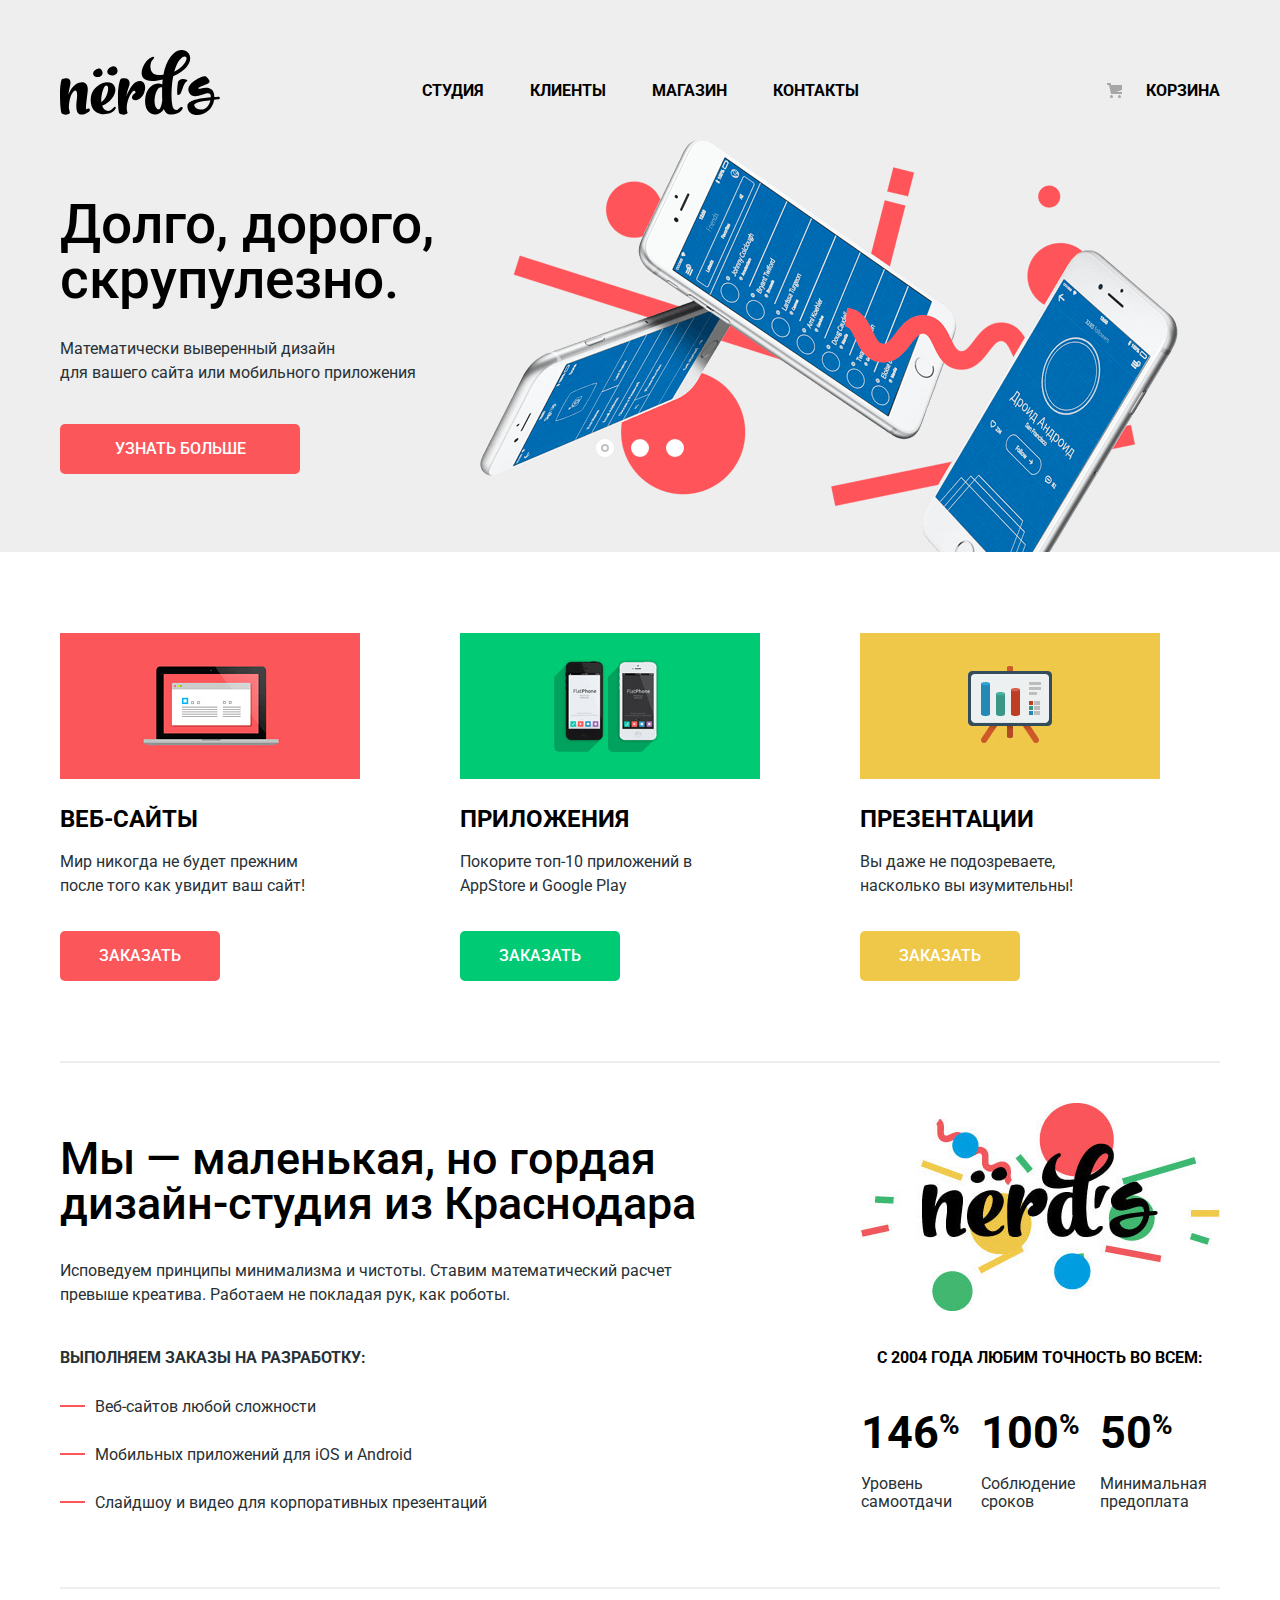
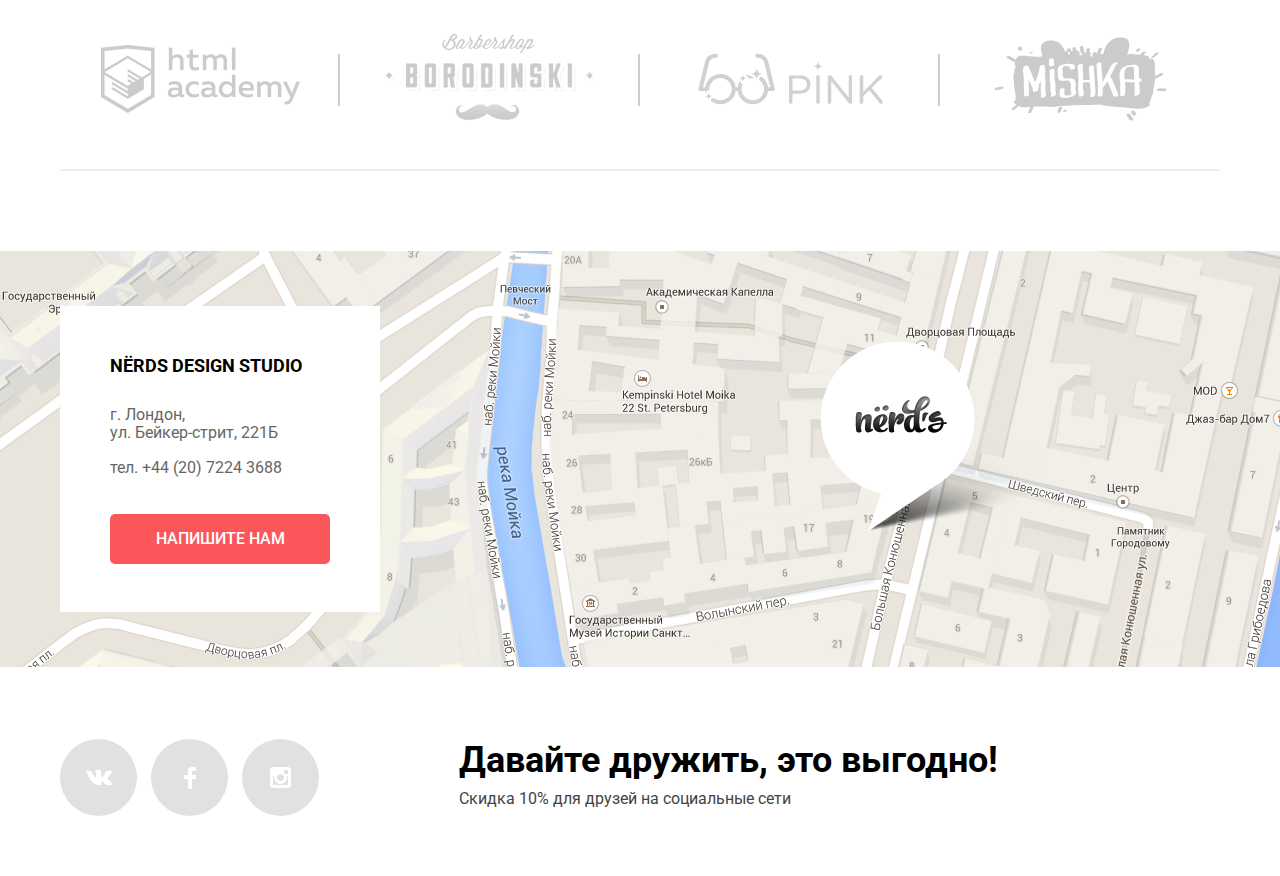
<file: index.html>
<!DOCTYPE html>
<html lang=ru>
    <head>
        <meta charset="utf-8">
        <title>Студия дизайна Nerd`s</title>
        <link rel="stylesheet" href="css/normalize.css">
        <link rel="stylesheet" href="css/styles-min.css">
        <link href="https://fonts.googleapis.com/css?family=Roboto:400,500,700&display=swap&subset=cyrillic" rel="stylesheet">
    </head>
    <body class="index-page">
        <header>
            <nav class="user-navigation container">
                <a class="logo"><img  src="files/nerds-logo.svg" width="160" height="65" alt="Логотип сайта."></a>

                <ul class="site-navigation" role="menubar">
                    <li role="menuitem"><a class="menu-item" href="#">Студия</a></li>
                    <li role="menuitem"><a class="menu-item" href="#">Клиенты</a></li>
                    <li role="menuitem"><a class="menu-item" href="./catalog.html">Магазин</a></li>
                    <li role="menuitem"><a class="menu-item" href="#">Контакты</a></li>
                </ul>

                <a class="cart" href="#">Корзина</a>
            </nav>
        </header>

        <main>
            <h1 class="visually-hidden">Студия дизайна - Нёрдс</h1>

            <section class="slider">
                <h2 class="visually-hidden">Слайдер с нашими преимуществами</h2>
                <div class="container">
                    <div class="slide slide-1 selected">
                        <div class="info-block">
                            <h3>Долго, дорого, скрупулезно.</h3>
                            <p>Математически выверенный дизайн<br> для вашего сайта или мобильного приложения</p>
                            <a class="btn-style btn-style-link" href="#">Узнать больше</a>
                        </div>
                        <div class="photo-block"></div>
                    </div>

                    <div class="slide slide-2">
                        <div class="info-block">
                            <h3>Любим математику как никто другой</h3>
                            <p>Никакого креатива, только математические формулы для расчета идеальных пропорций</p>
                            <a class="btn-style btn-style-link" href="#">Узнать больше</a>
                        </div>
                        <div class="photo-block"></div>
                    </div>
                    <div class="slide slide-3">
                        <div class="info-block">
                            <h3>Только ночь, только хардкор</h3>
                            <p>Работать днем, как все? Мы против этого. Ближе к полуночи работа только начинается.</p>
                            <a class="btn-style btn-style-link" href="#">Узнать больше</a>
                        </div>
                        <div class="photo-block"></div>
                    </div>
                    <ul class="slider-controls">
                        <li><button class="controls-item selected" type="button" aria-label="Первый слайд.">Первый слайд</button></li>
                        <li><button class="controls-item" type="button" aria-label="Второй слайд.">Второй слайд</button></li>
                        <li><button class="controls-item" type="button" aria-label="Теритий слайд.">Теритий слайд</button></li>
                    </ul>
                </div>
            </section>

            <section class="services">
                <h2 class="visually-hidden">Наши услуги</h2>
                <div class="container">
                    <ul class="services-list">
                        <li class="service-item">
                            <div class="service-image"></div>
                            <h3>Веб-сайты</h3>
                            <p>Мир никогда не будет прежним<br> после того как увидит ваш сайт!</p>
                            <button class="btn-style" type="button">Заказать</button>
                        </li>
                        <li class="service-item">
                            <div class="service-image"></div>
                            <h3>Приложения</h3>
                            <p>Покорите топ-10 приложений в <span lang="en">AppStore</span> и <span lang="en">Google Play</span></p>
                            <button class="btn-style" type="button">Заказать</button>
                        </li>
                        <li class="service-item">
                            <div class="service-image"></div>
                            <h3>Презентации</h3>
                            <p>Вы даже не подозреваете,<br> насколько вы изумительны!</p>
                            <button class="btn-style" type="button">Заказать</button>
                        </li>
                    </ul>
                </div>
            </section>

            <section class="about-us">
                <h2 class="visually-hidden">О нас</h2>
                <div class="container">
                    <div class="left-block">
                        <h3>Мы &#8212; маленькая, но гордая дизайн-студия из Краснодара</h3>
                        <p>Исповедуем принципы минимализма и чистоты. Ставим математический расчет превыше креатива. Работаем не покладая рук, как роботы.</p>
                        <h4>Выполняем заказы на разработку:</h4>
                        <ul>
                            <li>Веб-сайтов любой сложности</li>
                            <li>Мобильных приложений для <span lang="en">iOS</span> и <span lang="en">Android</span></li>
                            <li>Слайдшоу и видео для корпоративных презентаций</li>
                        </ul>
                    </div>
                    <div class="right-block">
                        <div class="company-logo"></div>
                        <table class="table-info">
                            <caption>С 2004 года любим точность во всем:</caption>
                            <tr>
                                <th class="first-line" scope="col">146<sup>%</sup></th>
                                <th class="first-line" scope="col">100<sup>%</sup></th>
                                <th class="first-line" scope="col">50<sup>%</sup></th>
                            </tr>
                            <tr>
                                <td class="second-line">Уровень самоотдачи</td>
                                <td class="second-line">Соблюдение сроков</td>
                                <td class="second-line">Минимальная предоплата</td>
                            </tr>
                        </table>
                    </div>
                </div>
            </section>

            <section class="results">
                <h2 class="visually-hidden">Ссылки на наши работы</h2>
                <div class="container">
                    <ul class="websites-list">
                        <li><a href="#"><img src="files/site-1.png" width="199" height="68" alt="Сайт курсов 'HTML-Academy'."></a></li>
                        <li><a href="#"><img src="files/site-2.png" width="209" height="90" alt="Сайт барбершопа 'Бородинский'."></a></li>
                        <li><a href="#"><img src="files/site-3.png" width="185" height="52" alt="Сайт приложения 'Pink'."></a></li>
                        <li><a href="#"><img src="files/site-4.png" width="173" height="84" alt="Сайт магазина вязанных вещей 'Mishka'."></a></li>
                    </ul>
                </div>
            </section>

            <section class="map">
                <h2 class="visually-hidden">Карта</h2>
                <button class="map-btn" type="button">
                    <img class="map-image" src="files/map.png" width="1440" height="416" alt="Наше расположение на карте.">
                    <img class="map-marker" src="files/map-marker.png" width="231" height="190" alt="Указатель на карте.">
                </button>
                <div class="container">
                    <div class="contacts">
                        <h3 lang="en" aria-label="Nerds design studio">NЁRDS DESIGN STUDIO</h3>
                        <p>г. Лондон,<br> ул. Бейкер-стрит, 221Б</p>
                        <p><a href="tel:+442072243688">тел.  +44 (20) 7224 3688</a></p>
                        <button class="btn-style" type="button">Напишите нам</button>
                    </div>
                </div>
            </section>
        </main>

        <footer>
            <div class="container">
                <ul class="social-list">
                    <li><a class="vk-icon" href="#" aria-label="Вконтакте.">Вконтакте</a></li>
                    <li><a class="fb-icon" href="#" aria-label="Фейсбук.">Фейсбук</a></li>
                    <li><a class="in-icon" href="#" aria-label="Инстаграмм.">Инстаграмм</a></li>
                </ul>
                <div class="promo">
                    <p>Давайте дружить, это выгодно!</p>
                    <p>Скидка 10% для друзей на социальные сети</p>
                </div>
            </div>
        </footer>

        <section class="modal-contact-form">
            <h2>Напишите нам</h2>
            <form method="POST" action="http://echo.htmlacademy.ru">
                <h3 class="visually-hidden">Форма обратной связи</h3>
                <div class="personal-data">
                    <label for="name-field">Ваше имя:<br>
                    <input class="ph-opacity" type="text" id="name-field" name="name" placeholder="Имя Фамилия">
                    </label>

                    <label for="email-field">Ваше <span lang="en">email:</span><br>
                    <input class="ph-opacity" type="email" id="email-field" name="email" placeholder="email@example.com" aria-live="polite">
                    </label>
                </div>
                <label for="message-field">Текст письма:</label><br>
                <textarea class="ph-opacity" id="message-field" name="message" placeholder="В свободной форме"></textarea>

                <button class="btn-style" type="submit">Отправить</button>
            </form>

            <button class="modal-btn-close" aria-label="Кнопка закрытия всплывающего окна.">Закрыть</button>
        </section>
        <div class="overlay"></div>

        <script src="./js/popup-script.js"></script>
        <script src="./js/slider-script.js"></script>
    </body>
</html>
</file>
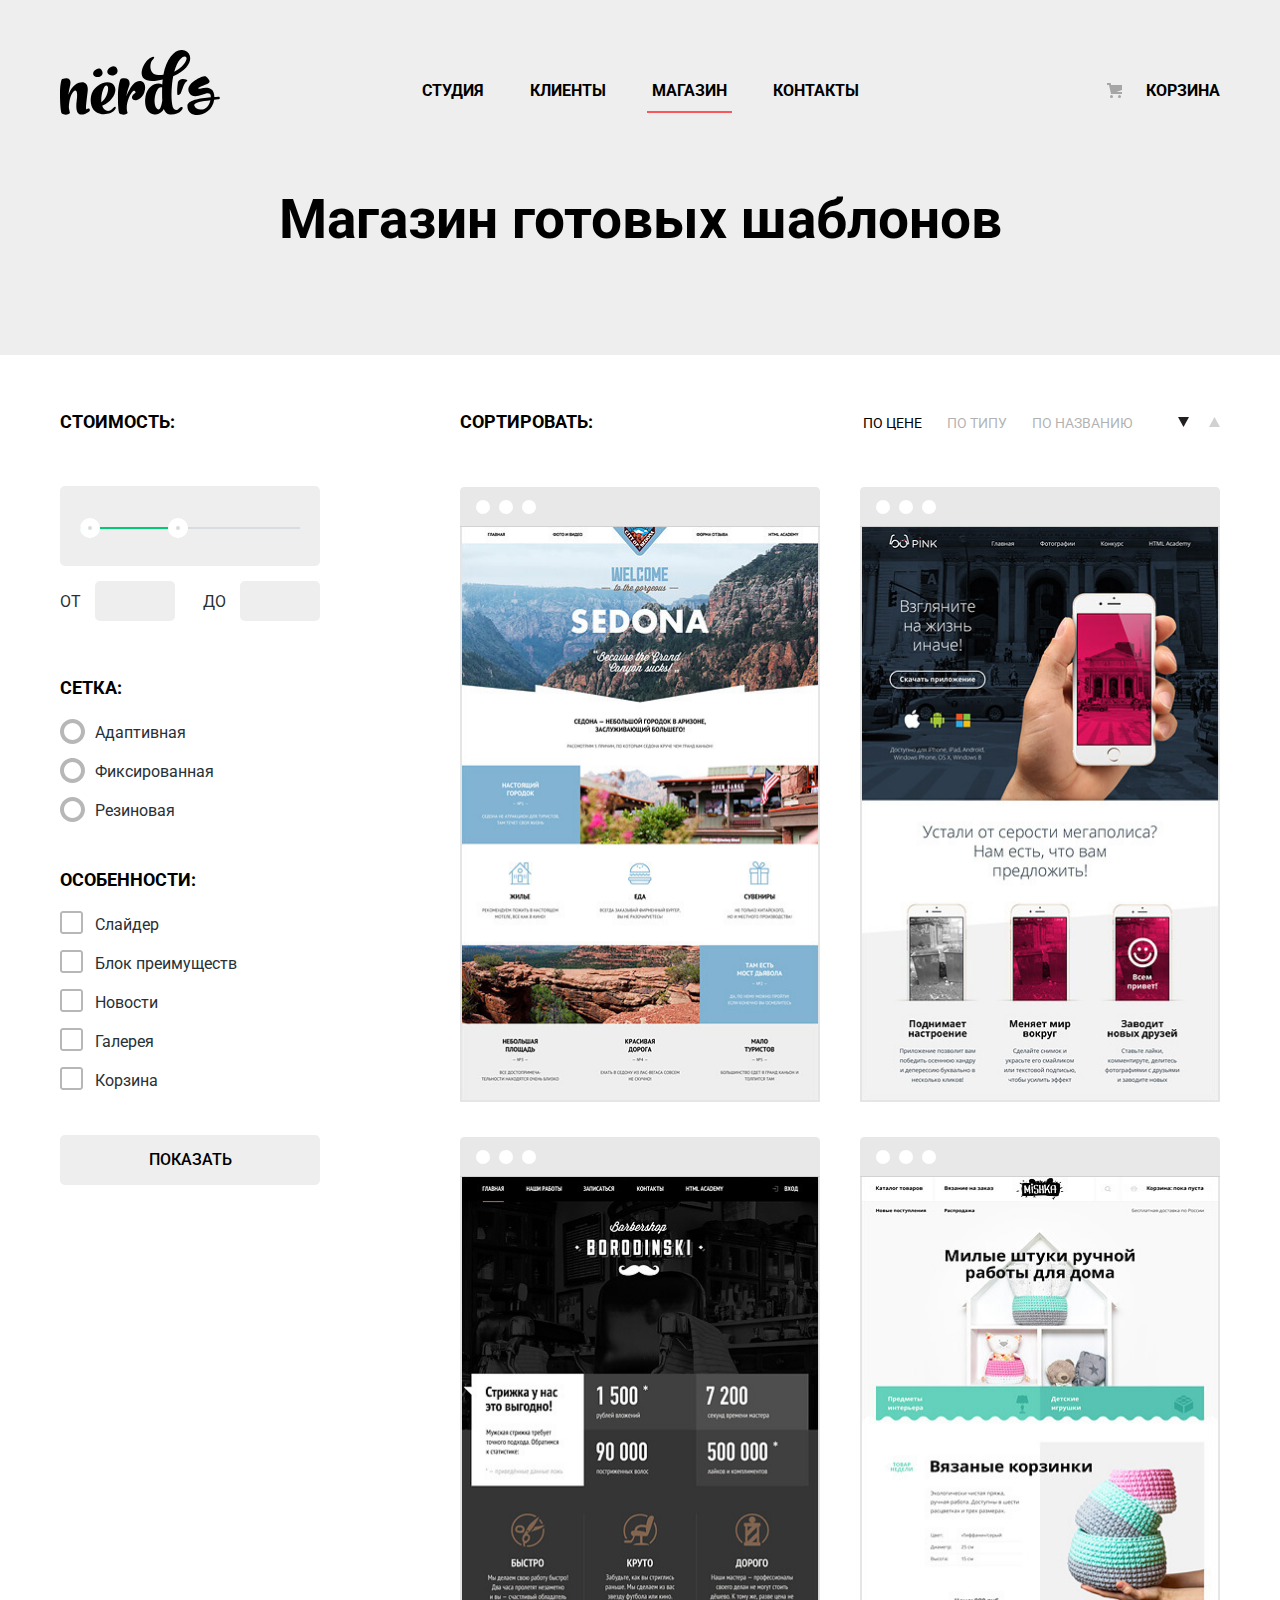
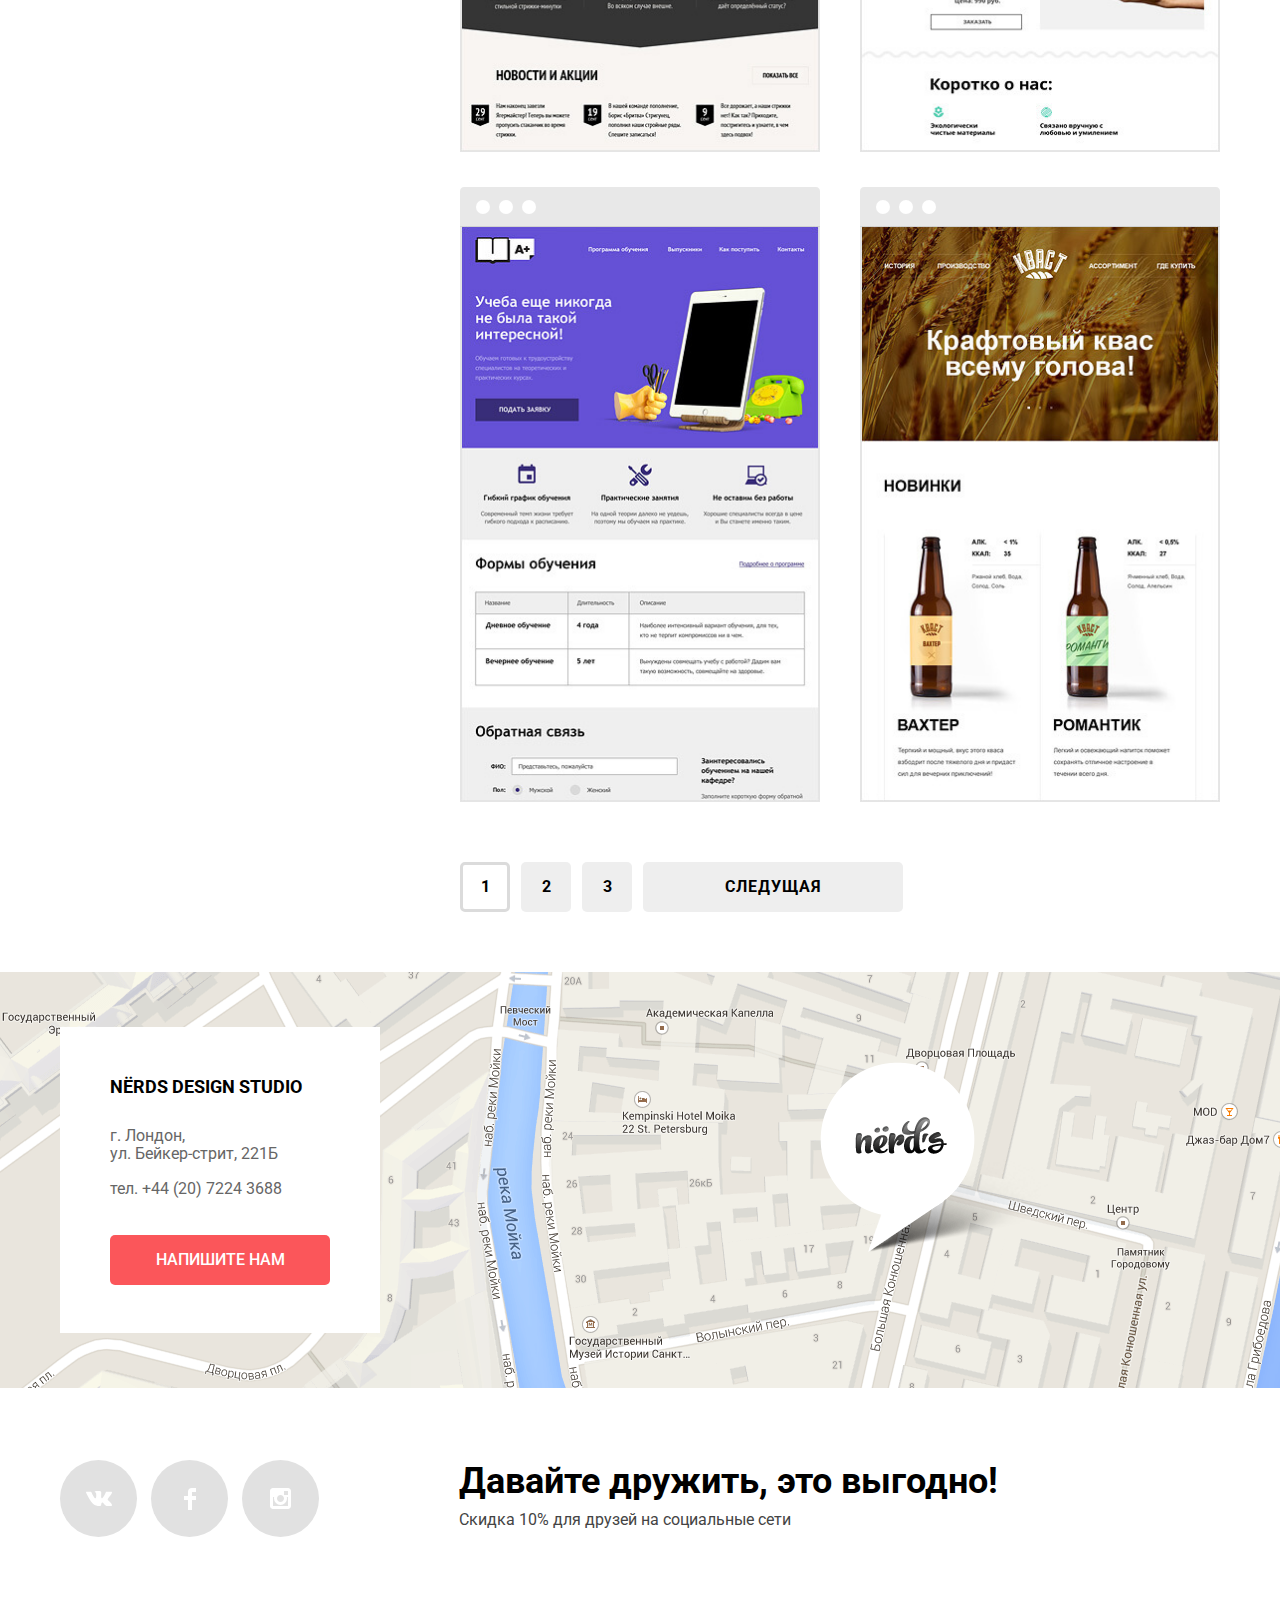
<file: catalog.html>
<!DOCTYPE html>
<html lang=ru>
    <head>
        <meta charset="utf-8">
        <title>Страница каталога шаблонов Nerd`s</title>
        <link rel="stylesheet" href="css/normalize.css">
        <link rel="stylesheet" href="css/styles.css">
<!--        <link rel="stylesheet" href="css/styles-min.css">-->
        <link href="https://fonts.googleapis.com/css?family=Roboto:400,500,700&display=swap&subset=cyrillic" rel="stylesheet">
    </head>
    <body class="catalog-page">
        <header>
            <nav class="user-navigation container">
                <a class="logo" href="./index.html"><img src="files/nerds-logo.svg" width="160" height="65" alt="Логотип сайта."></a>

                <ul class="site-navigation" role="menubar">
                    <li role="menuitem"><a class="menu-item" href="#">Студия</a></li>
                    <li role="menuitem"><a class="menu-item" href="#">Клиенты</a></li>
                    <li role="menuitem" aria-current="page"><span class="visually-hidden">Текущий пункт меню.</span><a class="menu-item onpage">Магазин</a></li>
                    <li role="menuitem"><a class="menu-item" href="#">Контакты</a></li>
                </ul>

                <a class="cart" href="#">Корзина</a>
            </nav>
        </header>

        <main>
            <h1>Магазин готовых шаблонов</h1>

            <div class="container catalog-container">
                <section class="filter-form">
                    <h2 class="visually-hidden">Фильтры поиска шаблонов</h2>
                    <form>
                        <fieldset class="price-range">
                            <legend>Стоимость:</legend>
                            <div class="range-block">
                                <div class="range-line">
                                    <div class="selected-range-line"></div>
                                    <div class="toddler min-toddler"></div>
                                    <div class="toddler max-toddler"></div>
                                </div>
                            </div>
                            <div class="price-fields">
                                <label>От
                                    <input type="number" name="from" id="min-value" min="0">
                                </label>
                                <label>До
                                    <input type="number" name="to" id="max-value" min="1">
                                </label>
                            </div>
                        </fieldset>
                        <fieldset class="grid-filter">
                            <legend>Сетка:</legend>
                            <ul class="grids-list">
                            <li>
                               <input class="visually-hidden" type="radio" name="grid-choosen" id="adaptive">
                               <label for="adaptive">Адаптивная</label>
                            </li>
                            <li>
                               <input class="visually-hidden" type="radio" name="grid-choosen" id="fixed">
                               <label for="fixed">Фиксированная</label>
                            </li>
                            <li>
                               <input class="visually-hidden" type="radio" name="grid-choosen" id="rubber">
                               <label for="rubber">Резиновая</label>
                            </li>
                            </ul>
                        </fieldset>
                        <fieldset class="features-filter">
                        <legend>Особенности:</legend>
                        <ul class="features-list">
                            <li>
                                <input class="visually-hidden" type="checkbox" name="slider" id="slider">
                                <label for="slider">Слайдер</label>
                            </li>
                            <li>
                                <input class="visually-hidden" type="checkbox" name="features-block" id="features-block">
                                <label for="features-block">Блок преимуществ</label>
                            </li>
                            <li>
                                <input class="visually-hidden" type="checkbox" name="news" id="news">
                                <label for="news">Новости</label>
                            </li>
                            <li>
                                <input class="visually-hidden" type="checkbox" name="gallery" id="gallery">
                                <label for="gallery">Галерея</label>
                            </li>
                            <li>
                                <input class="visually-hidden" type="checkbox" name="cart" id="cart">
                                <label for="cart">Корзина</label>
                            </li>
                        </ul>
                         </fieldset>
                         <button class="btn-style" type="submit">Показать</button>
                    </form>
                </section>

                <div class="catalog-wrapper">
                    <section class="sort-tools">
                        <h2>Сортировать:</h2>

                        <p class="sort-type">
                            <a class="selected" href="#">По цене</a>
                            <a class="" href="#">По типу</a>
                            <a class="" href="#">По названию</a>
                        </p>

                        <p class="sort-order">
                            <a class="selected" href="#" aria-label="от большего к меньшему.">От большего к меньшему</a>
                            <a class="" href="#" aria-label="от меньшего к большему.">От меньшего к большему</a>
                        </p>
                    </section>

                    <section class="pattern-cards">
                        <h2 class="visually-hidden">Перечень макетов с указанием цены</h2>
                        <ul class="cards-wrapper">
                            <li class="product-card">
                                 <img src="files/img-sedona.jpg" width="360" height="576" alt="Шаблон туристического сайта 'Седона'.">
                                 <div class="hover-block">
                                     <h3 lang="en">Sedona</h3>
                                     <p>Информационный сайт для туристов</p>
                                     <button class="btn-style">9 900 руб.</button>
                                  </div>
                            </li>
                            <li class="product-card">
                                 <img src="files/img-pink.jpg" width="360" height="576" alt="Шаблон сайта-приложения 'Пинк'.">
                                 <div class="hover-block">
                                     <h3 lang="en">Pink App</h3>
                                     <p>Продуктовый лендинг приложение для <span lang="en">iOS</span> и <span lang="en">Android</span></p>
                                     <button class="btn-style">9 900 руб.</button>
                                 </div>
                            </li>
                            <li class="product-card">
                                 <img src="files/img-barbershop.jpg" width="360" height="576" alt="Шаблон сайта барбершопв 'Бородинский'.">
                                 <div class="hover-block">
                                     <h3 lang="en">Barbershop</h3>
                                     <p>Сайт салона красоты. Для мужчин, да.</p>
                                     <button class="btn-style">9 900 руб.</button>
                                 </div>
                            </li>
                            <li class="product-card">
                                 <img src="files/img-mishka.jpg" width="360" height="576" alt="Шаблон интернет-магазина 'Мишка'.">
                                 <div class="hover-block">
                                     <h3 lang="en">Mishka</h3>
                                     <p>Интернет-магазин вязаных игрушек</p>
                                     <button class="btn-style">9 900 руб.</button>
                                 </div>
                            </li>
                            <li class="product-card">
                                 <img src="files/img-aplus.jpg" width="360" height="576" alt="Шаблон лендинга курсов 'А Плюс'.">
                                 <div class="hover-block">
                                     <h3 lang="en">A Plus</h3>
                                     <p>Лендинг курсов повышения квалификации</p>
                                     <button class="btn-style">9 900 руб.</button>
                                 </div>
                            </li>
                            <li class="product-card">
                                <img src="files/img-kvast.jpg" width="360" height="576" alt="Шаблон промо-сайта производителя кваса 'Кваст'.">
                                <div class="hover-block">
                                    <h3>Кваст</h3>
                                    <p>Промо сайт производителя крафтовогокваса</p>
                                    <button class="btn-style">9 900 руб.</button>
                                </div>
                            </li>
                        </ul>
                        <ul class="paginator">
                            <li><a class="btn-style btn-style-link onpage" href="#" aria-label="Номер страницы - 1">1</a></li>
                            <li><a class="btn-style btn-style-link" href="#" aria-label="">2</a></li>
                            <li><a class="btn-style btn-style-link" href="#" aria-label="">3</a></li>
                            <li><a class="btn-style btn-style-link" href="#" aria-label="">Следущая</a></li>
                        </ul>
                    </section>
                </div>
            </div>

            <section class="map">
                <h2 class="visually-hidden">Карта</h2>
                <button class="map-btn" type="button">
                    <img class="map-image" src="files/map.png" width="1440" height="416" alt="Наше расположение на карте.">
                    <img class="map-marker" src="files/map-marker.png" width="231" height="190" alt="Указатель на карте.">
                </button>
                <div class="container">
                    <div class="contacts">
                        <h3 lang="en" aria-label="Nerds design studio">NЁRDS DESIGN STUDIO</h3>
                        <p>г. Лондон,<br> ул. Бейкер-стрит, 221Б</p>
                        <p><a href="tel:+442072243688">тел.  +44 (20) 7224 3688</a></p>
                        <button class="btn-style" type="button">Напишите нам</button>
                    </div>
                </div>
            </section>
        </main>

        <footer>
            <div class="container">
                <ul class="social-list">
                    <li><a class="vk-icon" href="#" aria-label="Вконтакте.">Вконтакте</a></li>
                    <li><a class="fb-icon" href="#" aria-label="Фейсбук.">Фейсбук</a></li>
                    <li><a class="in-icon" href="#" aria-label="Инстаграмм.">Инстаграмм</a></li>
                </ul>
                <div class="promo">
                    <p>Давайте дружить, это выгодно!</p>
                    <p>Скидка 10% для друзей на социальные сети</p>
                </div>
            </div>
        </footer>

        <section class="modal-contact-form">
            <h2>Напишите нам</h2>
            <form method="POST" action="http://echo.htmlacademy.ru">
                <h3 class="visually-hidden">Форма обратной связи</h3>
                <div class="personal-data">
                    <label for="name-field">Ваше имя:<br>
                    <input class="ph-opacity" type="text" id="name-field" name="name" placeholder="Имя Фамилия">
                    </label>

                    <label for="email-field">Ваше <span lang="en">email</span>:<br>
                    <input class="ph-opacity" type="email" id="email-field" name="email" placeholder="email@example.com" aria-live="polite">
                    </label>
                </div>
                <label for="message-field">Текст письма:</label><br>
                <textarea class="ph-opacity" id="message-field" name="message" placeholder="В свободной форме"></textarea>

                <button class="btn-style" type="submit">Отправить</button>
            </form>

            <button class="modal-btn-close" aria-label="Кнопка закрытия всплывающего окна">Закрыть</button>
        </section>
        <div class="overlay"></div>

        <script src="./js/popup-script.js"></script>
    </body>
</html>
</file>
<file: css/styles-min.css>
body{margin:0;padding:0;min-width:1200px;font-family:Roboto,Arial,sans-serif;font-size:16px;line-height:24px;color:#283136;background-color:#fff}.container{width:1160px;margin:0 auto}.visually-hidden:not(:focus):not(:active),input[type=checkbox].visually-hidden,input[type=radio].visually-hidden{position:absolute;width:1px;height:1px;margin:-1px;border:0;padding:0;white-space:nowrap;-webkit-clip-path:inset(100%);clip-path:inset(100%);clip:rect(0 0 0 0);overflow:hidden}a{text-decoration:none}.btn-style{height:50px;line-height:18px;background-color:#fb565a;color:#fff;text-transform:uppercase;font-weight:500;border:none;border-radius:5px}.btn-style-link{display:block;line-height:50px;text-align:center}.btn-style-link:hover,.btn-style:hover{background-color:#e74246}.btn-style-link:focus,.btn-style:focus{background-color:#d7373b;color:rgba(255,255,255,.3);-webkit-box-shadow:0 3px 0 0 rgba(0,1,1,.1) inset;box-shadow:0 3px 0 0 rgba(0,1,1,.1) inset;outline:0}header{min-height:115px;padding-top:50px;-webkit-box-sizing:border-box;box-sizing:border-box;background-color:#eee}header .user-navigation{display:-webkit-box;display:-ms-flexbox;display:flex}.user-navigation .logo{margin-right:197px}.catalog-page .user-navigation .logo:hover{opacity:.8}.catalog-page .user-navigation .logo:focus{opacity:.3}.user-navigation .site-navigation{margin:0;margin-right:auto;padding:0;padding-top:21px;list-style:none}.site-navigation li{display:inline-block;margin-right:32px;vertical-align:top}.site-navigation .menu-item,.user-navigation .cart{display:block;padding:5px;font-size:16px;line-height:30px;font-weight:700;text-transform:uppercase;color:#000}.site-navigation .menu-item:hover,.user-navigation .cart:hover{color:#fb565a}.site-navigation .menu-item:focus,.user-navigation .cart:focus{opacity:.3}.site-navigation .menu-item.onpage,.site-navigation .menu-item.parent,.user-navigation .cart.onpage,.user-navigation .cart.parent{border-bottom:2px solid #fb565a}.site-navigation .menu-item.onpage:hover{color:#000;cursor:default}.user-navigation .cart{-ms-flex-item-align:start;align-self:flex-start;margin-top:21px;padding-left:40px;position:relative;left:5px}.user-navigation .cart::before{content:"";width:15px;height:15px;position:absolute;top:12px;left:1px;background-image:url(../img/cart-icon.svg)}footer{padding:60px 0}footer .container{display:-webkit-box;display:-ms-flexbox;display:flex;-ms-flex-wrap:wrap;flex-wrap:wrap;-webkit-box-align:center;-ms-flex-align:center;align-items:center}footer .social-list{margin:0;margin-right:130px;padding:0;list-style:none}.social-list li{display:inline-block;margin-right:10px;width:77px;height:77px;border-radius:50%;background-color:#e1e1e1;font-size:0;text-align:center}.social-list li:hover{background-color:#e74246}.social-list a{display:block;height:100%;background-repeat:no-repeat;background-position:center}.social-list a:focus{opacity:.3}.social-list .vk-icon{background-image:url(../img/vk-icon.svg)}.social-list .fb-icon{background-image:url(../img/fb-icon.svg)}.social-list .in-icon{background-image:url(../img/insta-icon.svg)}.promo p:first-child{margin:0;margin-top:2px;margin-bottom:10px;font-size:36px;line-height:36px;font-weight:700;color:#000}.promo p:last-child{margin:0;line-height:22px;color:#444}.index-page .slider{position:relative;background-color:#eee}.slider .slide{display:none;-ms-flex-wrap:nowrap;flex-wrap:nowrap;min-height:430px}.slider .slide.selected{display:-webkit-box;display:-ms-flexbox;display:flex}.slide .info-block{padding-top:75px}.info-block h3{margin:0;margin-bottom:30px;font-size:55px;line-height:55px;color:#000;font-weight:500}.info-block p{margin:0;margin-bottom:39px}.info-block a{width:240px}.slide .photo-block{-ms-flex-item-align:end;align-self:flex-end}.slide-1 h3,.slide-1 p{width:378px}.slide-1 .photo-block{-ms-flex-preferred-size:698px;flex-basis:698px;height:413px;margin:0 auto;background-image:url(../img/index/slide1.png)}.slide-2 .info-block{margin-right:auto}.slide-2 h3{width:515px;margin-left:-18px;position:relative;top:0;left:18px}.slide-2 p{width:440px}.slide-2 .photo-block{-ms-flex-preferred-size:663px;flex-basis:663px;height:430px;background-image:url(../img/index/slide2.png)}.slide-3 .info-block{margin-right:auto}.slide-3 h3{width:406px;margin-left:-6px;position:relative;top:0;left:6px}.slide-3 p{width:360px}.slide-3 .photo-block{-ms-flex-preferred-size:759px;flex-basis:759px;height:411px;background-image:url(../img/index/slide3.png)}.slider .slider-controls{margin:0;padding:0;position:absolute;bottom:92px;left:50%;-webkit-transform:translateX(-50%);-ms-transform:translateX(-50%);transform:translateX(-50%);list-style:none;font-size:0}.slider-controls li{display:inline-block}.slider-controls li:nth-child(2){margin:0 17px}.slider-controls .controls-item{width:18px;height:18px;-webkit-box-sizing:border-box;box-sizing:border-box;position:relative;background-color:#fff;border:none;border-radius:50%;outline:0}.slider-controls .controls-item:focus{border:1px solid #4d90fe}.slider-controls .controls-item.selected::before{content:"";width:8px;height:8px;-webkit-box-sizing:border-box;box-sizing:border-box;position:absolute;top:50%;left:50%;-webkit-transform:translate(-50%,-50%);-ms-transform:translate(-50%,-50%);transform:translate(-50%,-50%);border:2px solid #c2c2c2;border-radius:50%}.services .container{padding-top:81px;padding-bottom:80px;border-bottom:2px solid #eee}.services .services-list{margin:0;padding:0;display:-webkit-box;display:-ms-flexbox;display:flex;-ms-flex-wrap:wrap;flex-wrap:wrap;list-style:none}.services-list .service-item{-ms-flex-preferred-size:300px;flex-basis:300px}.services-list .service-item:not(:last-of-type){margin-right:100px}.services-list .service-image{width:300px;height:146px;margin-bottom:25px}.service-item:first-child .service-image{background-image:url(../img/index/service-image-1.png)}.service-item:nth-child(2) .service-image{background-image:url(../img/index/service-image-2.png)}.service-item:last-child .service-image{background-image:url(../img/index/service-image-3.png)}.service-item h3{margin:0;margin-bottom:16px;font-size:24px;line-height:30px;font-weight:700;text-transform:uppercase;color:#000}.service-item p{margin:0;margin-bottom:33px}.service-item button{width:160px}.service-item:nth-child(2) button{background-color:#00ca74}.service-item:nth-child(2) button:hover{background-color:#00bc6c}.service-item:nth-child(2) button:focus{background-color:#00aa62;color:rgba(255,255,255,.3)}.service-item:last-child button{background-color:#efc84a}.service-item:last-child button:hover{background-color:#eab534}.service-item:last-child button:focus{background-color:#e5a722;color:rgba(255,255,255,.3)}.about-us .container{padding-top:40px;padding-bottom:72px;display:-webkit-box;display:-ms-flexbox;display:flex;border-bottom:2px solid #eee}.about-us .left-block{-ms-flex-preferred-size:660px;flex-basis:660px;margin-right:auto;padding-top:33px}.about-us .left-block h3{margin:0;margin-bottom:33px;font-size:45px;line-height:45px;font-weight:500;color:#000}.about-us p{margin:0;margin-bottom:39px}.about-us .left-block h4{margin:0;margin-bottom:25px;font-size:700;text-transform:uppercase}.about-us .left-block ul{margin:0;padding-left:35px;list-style:none}.about-us .left-block li{position:relative}.about-us .left-block li:nth-child(2){margin:24px 0}.about-us .left-block li::before{content:"";width:25px;height:2px;position:absolute;top:10px;left:-35px;background-color:#fb565a}.about-us .right-block{-ms-flex-preferred-size:360px;flex-basis:360px}.about-us .company-logo{margin-bottom:35px;width:360px;height:208px;background-image:url(../img/index/content-logo.jpg)}.about-us .table-info{border-collapse:collapse}.about-us .table-info caption{margin-bottom:35px;font-weight:700;text-transform:uppercase;color:#000}.table-info sup{font-size:28px}.about-us .table-info .first-line{text-align:start;font-size:45px;font-weight:700;line-height:normal;color:#000}.about-us .table-info td{width:120px}.about-us .table-info .second-line{padding-top:15px;line-height:18px}.results .container{padding:45px 0;border-bottom:2px solid #eee}.results .websites-list{margin:0;padding:0;display:-webkit-box;display:-ms-flexbox;display:flex;-ms-flex-wrap:wrap;flex-wrap:wrap;-ms-flex-pack:distribute;justify-content:space-around;-webkit-box-align:center;-ms-flex-align:center;align-items:center;-ms-flex-line-pack:center;align-content:center;list-style:none}.websites-list li{position:relative}.websites-list li:not(:last-child)::after{content:"";width:2px;height:52px;position:absolute;right:0;top:20px;background-color:#000;opacity:.2}.websites-list a{display:-webkit-box;display:-ms-flexbox;display:flex;-webkit-box-pack:center;-ms-flex-pack:center;justify-content:center;-webkit-box-align:center;-ms-flex-align:center;align-items:center;opacity:.2}.websites-list a:hover{opacity:1}.websites-list a:focus{opacity:.1}.websites-list li:first-child a,.websites-list li:last-child a{width:280px;min-height:90px}.websites-list li:not(:first-child):not(:last-child) a{width:300px;min-height:90px}.map{position:relative;padding-top:80px;text-align:center}.catalog-page .map{padding-top:60px}.map .map-btn{position:relative;padding:0;margin:0 auto;background-color:transparent;border:none}.map .map-image{display:block}.map .contacts{width:320px;padding:45px 50px 48px;-webkit-box-sizing:border-box;box-sizing:border-box;position:absolute;top:135px;text-align:left;background-color:#fff}.catalog-page .map .contacts{top:115px}.contacts h3{margin:0;margin-bottom:25px;font-size:18px;line-height:30px;font-weight:700;text-transform:uppercase;color:#000}.contacts p{margin:0;margin-bottom:17px;line-height:18px;color:#666}.contacts p:last-of-type{margin-bottom:37px}.contacts a{color:#666}.contacts button{width:220px}.map .map-marker{position:absolute;top:90px;left:820px}.modal-contact-form{display:none;width:960px;padding:80px 100px;-webkit-box-sizing:border-box;box-sizing:border-box;position:fixed;top:50%;left:50%;-webkit-transform:translate(-50%,-50%);-ms-transform:translate(-50%,-50%);transform:translate(-50%,-50%);background-color:#fff;-webkit-box-shadow:10px 10px 40px 0 rgba(0,1,1,.75);box-shadow:10px 10px 40px 0 rgba(0,1,1,.75);z-index:100}.modal-contact-form.modal-show{display:block}.modal-contact-form h2{margin:0;margin-bottom:50px;font-size:45px;line-height:45px;font-weight:500;color:#000}.modal-contact-form .personal-data{display:-webkit-box;display:-ms-flexbox;display:flex;margin-bottom:40px}.modal-contact-form label{line-height:18px;font-weight:700}.personal-data label:last-child{margin-left:auto}.modal-contact-form input{width:360px;height:45px;margin-top:10px;padding:15px;-webkit-box-sizing:border-box;box-sizing:border-box;border:2px solid #d7dcde;border-radius:5px}.modal-contact-form input:hover{border-color:#b4b9bb}.modal-contact-form input:focus{border-color:#000;color:#000;outline:0}.modal-contact-form input:invalid{border-color:#e74246;color:#e74246}.modal-contact-form textarea{width:100%;height:120px;margin-top:10px;margin-bottom:45px;padding:15px;-webkit-box-sizing:border-box;box-sizing:border-box;border:2px solid #d7dcde;border-radius:5px}.modal-contact-form textarea:hover{border-color:#b4b9bb}.modal-contact-form textarea:focus{border-color:#000;color:#000;outline:0}.modal-contact-form textarea:invalid{border-color:#e74246;color:#e74246}.modal-contact-form button[type=submit]{width:260px}.modal-contact-form .modal-btn-close{width:21px;height:21px;position:absolute;top:80px;right:90px;font-size:0;border:none;background-color:transparent;background-image:url(../img/close-cross.svg);opacity:.3}.modal-contact-form .modal-btn-close:hover{opacity:1}.modal-contact-form .modal-btn-close:focus{opacity:.1}.overlay{display:none;position:fixed;top:0;left:0;width:100%;height:100vh;background:0 0;z-index:10}.overlay.modal-show{display:block}.catalog-page h1{margin:0;padding:70px 0 108px;text-align:center;font-size:55px;line-height:55px;color:#000;background-color:#eee}.catalog-page .catalog-container{display:-webkit-box;display:-ms-flexbox;display:flex;-webkit-box-pack:justify;-ms-flex-pack:justify;justify-content:space-between;padding-top:52px}.catalog-page .filter-form{-ms-flex-preferred-size:260px;flex-basis:260px}.filter-form fieldset{margin:0;margin-bottom:52px;padding:0;border:none}.filter-form fieldset:not(:first-child){margin-bottom:35px}.filter-form legend{margin-bottom:10px;font-size:18px;line-height:30px;font-weight:700;text-transform:uppercase;color:#000}.price-range legend{margin-bottom:49px}.price-range .range-block{position:relative;width:260px;height:80px;margin-bottom:15px;background-color:#eee;border-radius:5px}.range-block .range-line{width:220px;height:2px;position:absolute;top:41px;left:20px;background-color:#d7dcde}.range-block .selected-range-line{width:100px;height:2px;position:absolute;top:0;left:0;background-color:#00ca74}.range-block .toddler{width:4px;height:4px;position:absolute;top:-9px;border:8px solid #fff;border-radius:50%;background-color:#d7dcde}.range-block .min-toddler{left:0}.range-block .max-toddler{left:88px}.price-range .price-fields{width:260px;display:-webkit-box;display:-ms-flexbox;display:flex;-webkit-box-pack:justify;-ms-flex-pack:justify;justify-content:space-between}.price-fields label{line-height:22px;text-transform:uppercase}.price-range input{width:80px;height:40px;margin-left:10px;padding:10px 15px;-webkit-box-sizing:border-box;box-sizing:border-box;background-color:#eee;border:none;border-radius:5px}.grid-filter .grids-list{margin:0;padding:0;list-style:none}.grids-list label{position:relative;display:inline-block;padding-left:35px;vertical-align:top;line-height:39px}.grids-list label::before{content:"";width:25px;height:25px;position:absolute;top:6px;left:0;background-image:url(../img/catalog/radio-off.svg);opacity:.4}.grids-list input[type=radio]:checked+label::before{background-image:url(../img/catalog/radio-on.svg)}.features-filter .features-list{margin:0;padding:0;list-style:none}.features-list label{position:relative;display:inline-block;padding-left:35px;vertical-align:top;line-height:39px}.features-list label::before{content:"";width:23px;height:23px;position:absolute;top:6px;left:0;background-image:url(../img/catalog/checkbox-off.svg);opacity:.4}.features-list input[type=checkbox]:checked+label::before{width:27px;background-image:url(../img/catalog/checkbox-on.svg)}.features-list input[type=checkbox]:focus+label::before,.grids-list input[type=radio]:focus+label::before{outline:thin dotted;outline:5px auto -webkit-focus-ring-color}.features-list label:hover,.grids-list label:hover{color:#000}.features-list input[type=checkbox]:checked:hover+label::before,.features-list input[type=checkbox]:hover+label::before,.grids-list input[type=radio]:checked:hover+label::before,.grids-list input[type=radio]:hover+label::before{opacity:1}.features-list input[type=checkbox]:checked:focus+label,.features-list input[type=checkbox]:focus+label,.grids-list input[type=radio]:checked:focus+label,.grids-list input[type=radio]:focus+label{color:rgba(40,49,54,.3)}.features-list input[type=checkbox]:checked:focus+label::before,.features-list input[type=checkbox]:focus+label::before,.grids-list input[type=radio]:checked:focus+label::before,.grids-list input[type=radio]:focus+label::before{opacity:.1}.filter-form button[type=submit]{width:260px;color:#000;background-color:#eee}.filter-form button[type=submit]:hover{background-color:#dfdfdf}.filter-form button[type=submit]:focus{background-color:#d5d5d5;color:rgba(0,0,0,.3)}.catalog-page .catalog-wrapper{-ms-flex-preferred-size:760px;flex-basis:760px}.sort-tools{min-height:55px;display:-webkit-box;display:-ms-flexbox;display:flex;-ms-flex-wrap:wrap;flex-wrap:wrap;-webkit-box-align:start;-ms-flex-align:start;align-items:flex-start;margin-bottom:25px}.sort-tools h2{margin:0;font-size:18px;line-height:30px;font-weight:700;text-transform:uppercase;color:#000}.sort-tools .sort-order,.sort-tools .sort-type{display:-webkit-box;display:-ms-flexbox;display:flex;-ms-flex-wrap:wrap;flex-wrap:wrap;-webkit-box-align:start;-ms-flex-align:start;align-items:flex-start;margin:0;padding:0}.sort-tools .sort-type{margin-left:auto}.sort-type a{margin-right:25px;font-size:14px;line-height:33px;text-transform:uppercase;color:#000;opacity:.3}.sort-type a:hover{opacity:.6}.sort-type a:focus{opacity:1}.sort-type a.selected{opacity:1}.sort-tools .sort-order{padding-top:10px}.sort-order a{width:11px;height:10px;margin-left:20px;font-size:0;opacity:.2}.sort-order a:hover{opacity:.4}.sort-order a:focus{opacity:1}.sort-order a.selected{opacity:1}.sort-order a:first-child{background-image:url(../img/catalog/icon-down-dir.svg)}.sort-order a:last-child{background-image:url(../img/catalog/icon-up-dir.svg)}.cards-wrapper{margin:0;margin-bottom:25px;padding:0;display:-webkit-box;display:-ms-flexbox;display:flex;-ms-flex-wrap:wrap;flex-wrap:wrap;-webkit-box-pack:justify;-ms-flex-pack:justify;justify-content:space-between;-ms-flex-line-pack:start;align-content:flex-start;list-style:none}.cards-wrapper .product-card{position:relative;-ms-flex-preferred-size:360px;flex-basis:360px;margin-bottom:35px;padding-top:39px}.cards-wrapper .product-card::before{content:"";width:100%;height:40px;position:absolute;top:0;left:0;background-image:url(../img/catalog/browser.svg);opacity:.12}.product-card:hover::before{opacity:1}.product-card img{display:block;-webkit-box-sizing:border-box;box-sizing:border-box;border:1px solid #e5e5e5;border-top:none}.product-card .hover-block{display:none}.product-card:hover .hover-block{display:block;width:360px;min-height:230px;padding:28px 60px 0;-webkit-box-sizing:border-box;box-sizing:border-box;position:absolute;bottom:0;left:0;text-align:center;background-color:#eee}.hover-block h3{margin-top:0;margin-bottom:15px;font-size:18px;line-height:30px;font-weight:700;text-transform:uppercase;color:#000}.hover-block p{margin:0;margin-bottom:30px;line-height:18px;color:#666}.hover-block button{width:200px}.paginator{margin:0;padding:0;list-style:none}.paginator li{display:inline-block;margin-right:7px}.paginator a{min-width:50px;line-height:50px;font-weight:700;color:#000;background-color:#eee}.paginator a:hover{background-color:#dfdfdf}.paginator a:focus{background-color:#d5d5d5;color:rgba(0,0,0,.3)}.paginator a.onpage{height:44px;min-width:44px;line-height:44px;background-color:#fff;border:3px solid #dbdbdb}.paginator li:last-child a{min-width:260px;letter-spacing:1px}
</file>
<file: css/styles.css>
/* ===== Общие стили ===== */
body {
    margin: 0;
    padding: 0;
    min-width: 1200px;

    font-family: 'Roboto', Arial, sans-serif;
    font-size: 16px;
    line-height: 24px;
    color: #283136;
    background-color: #fff;
}

.container {
    width: 1160px;
    margin: 0 auto;
}

.visually-hidden:not(:focus):not(:active),
input[type="checkbox"].visually-hidden,
input[type="radio"].visually-hidden {
    position: absolute;

    width: 1px;
    height: 1px;
    margin: -1px;
    border: 0;
    padding: 0;

    white-space: nowrap;

    clip-path: inset(100%);
    clip: rect(0 0 0 0);
    overflow: hidden;
}

a {
    text-decoration: none;
}

.btn-style {
    height: 50px;
    line-height: 18px;
    background-color: #fb565a;
    color: white;
    text-transform: uppercase;
    font-weight: 500;

    border: none;
    border-radius: 5px;
}

.btn-style-link {
    display: block;

    line-height: 50px;
    text-align: center;
}

.btn-style:hover,
.btn-style-link:hover {
    background-color: #e74246;
}

.btn-style:focus,
.btn-style-link:focus {
    background-color: #d7373b;
    color: rgba(255, 255, 255, 0.3);
    box-shadow: 0px 3px 0px 0px rgba(0, 1, 1, 0.1) inset;
    outline: none;
}

/* Шапка */
header {
    min-height: 115px;
    padding-top: 50px;
    box-sizing: border-box;

    background-color: #eeeeee;
}

header .user-navigation {
    display: flex;
}

.user-navigation .logo {
    margin-right: 197px;
}

.catalog-page .user-navigation .logo:hover {
    opacity: 0.8;
}

.catalog-page .user-navigation .logo:focus {
    opacity: 0.3;
}

.user-navigation .site-navigation {
    margin: 0;
    margin-right: auto;
    padding: 0;
    padding-top: 21px;

    list-style: none;
}

.site-navigation li {
    display: inline-block;
    margin-right: 32px;

    vertical-align: top;
}

.site-navigation .menu-item,
.user-navigation .cart {
    display: block;
    padding: 5px;

    font-size: 16px;
    line-height: 30px;
    font-weight: bold;
    text-transform: uppercase;
    color: black;
}

.site-navigation .menu-item:hover,
.user-navigation .cart:hover {
    color: #fb565a;
}

.site-navigation .menu-item:focus,
.user-navigation .cart:focus {
    opacity: 0.3;
}

.site-navigation .menu-item.onpage,
.user-navigation .cart.onpage,
.site-navigation .menu-item.parent,
.user-navigation .cart.parent {
    border-bottom: 2px solid #fb565a;
}

.site-navigation .menu-item.onpage:hover {
    color: black;
    cursor: default;
}

.user-navigation .cart {
    align-self: flex-start;
    /* margin-left: auto; */
    margin-top: 21px;
    padding-left: 40px;

    position: relative;
    left: 5px;
}

.user-navigation .cart::before {
    content: "";
    width: 15px;
    height: 15px;

    position: absolute;
    top: 12px;
    left: 1px;

    background-image: url(../img/cart-icon.svg);
}

/* Подвал */
footer {
    padding: 60px 0;
}

footer .container {
    display: flex;
    flex-wrap: wrap;
    align-items: center;
}

footer .social-list {
    margin: 0;
    margin-right: 130px;
    padding: 0;

    list-style: none;
}

.social-list li {
    display: inline-block;
    margin-right: 10px;
    width: 77px;
    height: 77px;

    border-radius: 50%;
    background-color: #e1e1e1;

    font-size: 0;
    text-align: center;
}

.social-list li:hover{
   background-color: #e74246
}

.social-list a {
    display: block;
    height: 100%;

    background-repeat: no-repeat;
    background-position: center;
}

.social-list a:focus {
    opacity: 0.3;
}

.social-list .vk-icon {
    background-image: url(../img/vk-icon.svg);
}

.social-list .fb-icon {
    background-image: url(../img/fb-icon.svg);
}

.social-list .in-icon {
    background-image: url(../img/insta-icon.svg);
}

.promo p:first-child {
    margin: 0;
    margin-top: 2px;
    margin-bottom: 10px;

    font-size: 36px;
    line-height: 36px;
    font-weight: 700;
    color: black;
}

.promo p:last-child {
    margin: 0;

    line-height: 22px;
    color: #444;
}

/* ===== Главная ===== */
/* слайдер */
.index-page .slider {
    position: relative;

    background-color: #eeeeee;
}

.slider .slide {
    display: none;
    flex-wrap: nowrap;
    min-height: 430px;
}

.slider .slide.selected {
    display: flex;
}

.slide .info-block {
    padding-top: 75px;
}

.info-block h3 {
    margin: 0;
    margin-bottom: 30px;

    font-size: 55px;
    line-height: 55px;
    color: black;
    font-weight: 500;
}

.info-block p {
    margin: 0;
    margin-bottom: 39px;
}

.info-block a {
    width: 240px;
}

.slide .photo-block {
    align-self: flex-end;
}

.slide-1 h3,
.slide-1 p {
    width: 378px;
}

.slide-1 .photo-block {
    flex-basis: 698px;
    height: 413px;
    margin: 0 auto;

    background-image: url(../img/index/slide1.png);
}

.slide-2 .info-block {
    margin-right: auto;
}

.slide-2 h3 {
    width: 515px;
    margin-left: -18px;

    position: relative;
    top: 0;
    left: 18px;
}

.slide-2 p {
    width: 440px;
}

.slide-2 .photo-block {
    flex-basis: 663px;
    height: 430px;

    background-image: url(../img/index/slide2.png);
}

.slide-3 .info-block {
    margin-right: auto;
}

.slide-3 h3 {
    width: 406px;
    margin-left: -6px;

    position: relative;
    top: 0;
    left: 6px;
}

.slide-3 p {
    width: 360px;
}

.slide-3 .photo-block {
    flex-basis: 759px;
    height: 411px;

    background-image: url(../img/index/slide3.png);
}

.slider .slider-controls {
    margin: 0;
    padding: 0;

    position:absolute;
    bottom: 92px;
    left: 50%;
    transform: translateX(-50%);

    list-style: none;
    font-size: 0;
}

.slider-controls li {
    display: inline-block;
}

.slider-controls li:nth-child(2) {
    margin: 0 17px;
}

.slider-controls .controls-item {
    width: 18px;
    height: 18px;
    box-sizing: border-box;

    position: relative;

    background-color: white;
    border: none;
    border-radius: 50%;
    outline: none;
}

.slider-controls .controls-item:focus {
    border: 1px solid rgb(77, 144, 254);
}

.slider-controls .controls-item.selected::before {
    content: "";
    width: 8px;
    height: 8px;
    box-sizing: border-box;

    position: absolute;
    top: 50%;
    left: 50%;
    transform: translate(-50%, -50%);

    border:2px solid #c2c2c2;
    border-radius: 50%;
}

/* услуги */
.services .container {
    padding-top: 81px;
    padding-bottom: 80px;

    border-bottom: 2px solid #eee;
}

.services .services-list {
    margin: 0;
    padding: 0;

    display: flex;
    flex-wrap: wrap;

    list-style: none;
}

.services-list .service-item {
    flex-basis: 300px;
}

.services-list .service-item:not(:last-of-type) {
    margin-right: 100px;
}

.services-list .service-image {
    width: 300px;
    height: 146px;
    margin-bottom: 25px;
}

.service-item:first-child .service-image {
    background-image: url(../img/index/service-image-1.png);
}

.service-item:nth-child(2) .service-image {
    background-image: url(../img/index/service-image-2.png);
}

.service-item:last-child .service-image {
    background-image: url(../img/index/service-image-3.png);
}

.service-item h3 {
    margin: 0;
    margin-bottom: 16px;

    font-size: 24px;
    line-height: 30px;
    font-weight: 700;
    text-transform: uppercase;
    color: black;
}

.service-item p {
    margin: 0;
    margin-bottom: 33px;
}

.service-item button {
    width: 160px;
}

.service-item:nth-child(2) button {
    background-color: #00ca74;
}

.service-item:nth-child(2) button:hover {
    background-color: #00bc6c;
}

.service-item:nth-child(2) button:focus {
    background-color: #00aa62;
    color: rgba(255, 255, 255, 0.3);
}

.service-item:last-child button {
    background-color: #efc84a;
}

.service-item:last-child button:hover {
    background-color: #eab534;
}

.service-item:last-child button:focus {
    background-color: #e5a722;
    color: rgba(255, 255, 255, 0.3);
}

/* О нас */
.about-us .container {
    padding-top: 40px;
    padding-bottom: 72px;

    display: flex;

    border-bottom: 2px solid #eee;
}

.about-us .left-block {
    flex-basis: 660px;

    margin-right: auto;
    padding-top: 33px;
}

.about-us .left-block h3 {
    margin: 0;
    margin-bottom: 33px;

    font-size: 45px;
    line-height: 45px;
    font-weight: 500;
    color: black;
}

.about-us p {
    margin: 0;
    margin-bottom: 39px;
}

.about-us .left-block h4 {
    margin: 0;
    margin-bottom: 25px;

    font-size: 700;
    text-transform: uppercase;
}

.about-us .left-block ul {
    margin: 0;
    padding-left: 35px;

    list-style: none;
}

.about-us .left-block li {
    position: relative;
}

.about-us .left-block li:nth-child(2) {
    margin: 24px 0;
}

.about-us .left-block li::before {
    content: "";
    width: 25px;
    height: 2px;

    position: absolute;
    top: 10px;
    left: -35px;

    background-color: #fb565a;
}

.about-us .right-block {
    flex-basis: 360px;
}

.about-us .company-logo {
    margin-bottom: 35px;
    width: 360px;
    height: 208px;

    background-image: url(../img/index/content-logo.jpg);
}

.about-us .table-info {
    border-collapse: collapse;
}

.about-us .table-info caption {
    margin-bottom: 35px;

    font-weight: 700;
    text-transform: uppercase;
    color: black;
}

.table-info sup {
    font-size: 28px;
}

.about-us .table-info .first-line {
    text-align: start;
    font-size: 45px;
    font-weight: 700;
    line-height: normal;
    color: black;
}

.about-us .table-info td {
    width: 120px;
}

.about-us .table-info .second-line {
    padding-top: 15px;

    line-height: 18px;
}

/* ссылки на сайты */
.results .container {
    padding: 45px 0;

    border-bottom: 2px solid #eee;
}

.results .websites-list {
    margin: 0;
    padding: 0;

    display: flex;
    flex-wrap: wrap;
    justify-content: space-around;
    align-items: center;
    align-content: center;

    list-style: none;
}

.websites-list li {
    position: relative;
}

.websites-list li:not(:last-child)::after {
    content: "";
    width: 2px;
    height: 52px;

    position: absolute;
    right: 0;
    top: 20px;

    background-color: black;
    opacity: 0.2;
}

.websites-list a {
    display: flex;
    justify-content: center;
    align-items: center;

    opacity: 0.2
}

.websites-list a:hover {
    opacity: 1;
}

.websites-list a:focus {
    opacity: 0.1;
}

.websites-list li:first-child a,
.websites-list li:last-child a {
    width: 280px;
    min-height: 90px;
}

.websites-list li:not(:first-child):not(:last-child) a {
    width: 300px;
    min-height: 90px;
}

/* карта */
.map {
    position: relative;
    padding-top: 80px;
    text-align: center;
}

.catalog-page .map {
    padding-top: 60px;
}

.map .map-btn {
    position: relative;
    padding: 0;
    margin: 0 auto;

    background-color: transparent;
    border:none;
}

.map .map-image {
    display: block;
}

.map .contacts {
    width: 320px;
    padding: 45px 50px 48px;
    box-sizing: border-box;

    position: absolute;
    top: 135px;

    text-align: left;

    background-color: white;
}

.catalog-page .map .contacts {
    top: 115px;
}

.contacts h3 {
    margin: 0;
    margin-bottom: 25px;

    font-size: 18px;
    line-height: 30px;
    font-weight: 700;
    text-transform: uppercase;
    color: black;
}

.contacts p {
    margin: 0;
    margin-bottom: 17px;

    line-height: 18px;
    color: #666;
}

.contacts p:last-of-type {
    margin-bottom: 37px;
}

.contacts a {
    color: #666;
}

.contacts button {
    width: 220px;
}

.map .map-marker {
    position: absolute;
    top: 90px;
    left: 820px;
}

/* попап формы обратной связи */

.modal-contact-form {
    display: none;
    width: 960px;
    padding: 80px 100px;
    box-sizing: border-box;

    position: fixed;
    top: 50%;
    left: 50%;
    transform: translate(-50%, -50%);

    background-color: white;
    box-shadow: 10px 10px 40px 0px rgba(0, 1, 1, 0.75);
    z-index: 100;
}

.modal-contact-form.modal-show {
    display: block;
}

.modal-contact-form h2 {
    margin: 0;
    margin-bottom: 50px;

    font-size: 45px;
    line-height: 45px;
    font-weight: 500;
    color: black;
}

.modal-contact-form .personal-data {
    display: flex;
    margin-bottom: 40px;
}

.modal-contact-form label {
    line-height: 18px;
    font-weight: 700;
}

.personal-data label:last-child {
    margin-left: auto;
}

.modal-contact-form input {
    width: 360px;
    height: 45px;
    margin-top: 10px;
    padding: 15px;
    box-sizing: border-box;

    border: 2px solid #d7dcde;
    border-radius: 5px;
}

.modal-contact-form input:hover {
    border-color: #b4b9bb;
}

.modal-contact-form input:focus {
    border-color: black;
    color: black;
    outline: none;
}

.modal-contact-form input:invalid {
    border-color: #e74246;
    color: #e74246;
}

.modal-contact-form textarea {
    width: 100%;
    height: 120px;
    margin-top: 10px;
    margin-bottom: 45px;
    padding: 15px;
    box-sizing: border-box;

    border: 2px solid #d7dcde;
    border-radius: 5px;
}

.modal-contact-form textarea:hover {
    border-color: #b4b9bb;
}

.modal-contact-form textarea:focus {
    border-color: black;
    color: black;
    outline: none;
}

.modal-contact-form textarea:invalid {
    border-color: #e74246;
    color: #e74246;
}

.modal-contact-form button[type="submit"] {
    width: 260px;
}

.modal-contact-form .modal-btn-close {
    width: 21px;
    height: 21px;

    position: absolute;
    top: 80px;
    right: 90px;

    font-size: 0;

    border: none;
    background-color: transparent;
    background-image: url(../img/close-cross.svg);
    opacity: 0.3;
}

.modal-contact-form .modal-btn-close:hover {
    opacity: 1;
}

.modal-contact-form .modal-btn-close:focus {
    opacity: 0.1;
}

.overlay {
    display: none;
    position: fixed;
    top: 0;
    left: 0;
    width: 100%;
    height: 100vh;
    background: transparent;
    z-index: 10;
}

.overlay.modal-show {
    display: block;
}

/* ===== Каталог ===== */
.catalog-page h1 {
    margin: 0;
    padding: 70px 0 108px;

    text-align: center;
    font-size: 55px;
    line-height: 55px;
    color: black;
    background-color: #eeeeee;
}

.catalog-page .catalog-container {
    display: flex;
    justify-content: space-between;
    padding-top: 52px;
}

/* Блок фильтров */
.catalog-page .filter-form {
    flex-basis: 260px;
}

.filter-form fieldset {
    margin: 0;
    margin-bottom: 52px;
    padding: 0;

    border: none;
}

.filter-form fieldset:not(:first-child) {
    margin-bottom: 35px;
}

.filter-form legend {
    margin-bottom: 10px;

    font-size: 18px;
    line-height: 30px;
    font-weight: 700;
    text-transform: uppercase;
    color: black;
}

.price-range legend {
    margin-bottom: 49px;
}

.price-range .range-block {
    position: relative;
    width: 260px;
    height: 80px;
    margin-bottom: 15px;

    background-color: #eee;
    border-radius: 5px;
}

.range-block .range-line {
    width: 220px;
    height: 2px;

    position: absolute;
    top: 41px;
    left: 20px;

    background-color: #d7dcde;
}

.range-block .selected-range-line {
    width: 100px;
    height: 2px;

    position: absolute;
    top: 0px;
    left: 0px;

    background-color: #00ca74
}

.range-block .toddler {
    width: 4px;
    height: 4px;

    position: absolute;
    top: -9px;

    border:8px solid white;
    border-radius: 50%;
    background-color: #d7dcde;
}

.range-block .min-toddler {
    left: 0px;
}

.range-block .max-toddler {
    left: 88px;
}

.price-range .price-fields {
    width: 260px;
    display: flex;
    justify-content: space-between;
}

.price-fields label {
line-height: 22px;
text-transform: uppercase;
}

.price-range input {
    width: 80px;
    height: 40px;
    margin-left: 10px;
    padding: 10px 15px;
    box-sizing: border-box;

    background-color: #eee;
    border: none;
    border-radius: 5px;
}

.grid-filter .grids-list {
    margin: 0;
    padding: 0;

    list-style: none;
}

.grids-list label {
    position: relative;
    display: inline-block;
    padding-left: 35px;

    vertical-align: top;
    line-height: 39px;
}

.grids-list label::before {
    content: "";
    width: 25px;
    height: 25px;

    position: absolute;
    top: 6px;
    left: 0;

    background-image: url(../img/catalog/radio-off.svg);
    opacity: 0.4;
}

.grids-list input[type="radio"]:checked + label::before {
    background-image: url(../img/catalog/radio-on.svg);
}

.features-filter .features-list {
    margin: 0;
    padding: 0;

    list-style: none;
}

.features-list label {
    position: relative;
    display: inline-block;
    padding-left: 35px;

    vertical-align: top;
    line-height: 39px;
}

.features-list label::before {
    content: "";
    width: 23px;
    height: 23px;

    position: absolute;
    top: 6px;
    left: 0;

    background-image: url(../img/catalog/checkbox-off.svg);
    opacity: 0.4;
}

.features-list input[type="checkbox"]:checked + label::before {
    width: 27px;

    background-image: url(../img/catalog/checkbox-on.svg);
}

.features-list input[type="checkbox"]:focus + label::before,
.grids-list input[type="radio"]:focus + label::before {
    outline: thin dotted;
    outline: 5px auto -webkit-focus-ring-color;
}

.features-list label:hover,
.grids-list label:hover {
    color: black;
}

.features-list input[type="checkbox"]:checked:hover + label::before,
.features-list input[type="checkbox"]:hover + label::before,
.grids-list input[type="radio"]:hover + label::before,
.grids-list input[type="radio"]:checked:hover + label::before {
    opacity: 1;
}

.features-list input[type="checkbox"]:checked:focus + label,
.features-list input[type="checkbox"]:focus + label,
.grids-list input[type="radio"]:focus + label,
.grids-list input[type="radio"]:checked:focus + label {
    color: rgba(40, 49, 54, 0.3)
}

/*.features-list input[type="checkbox"]:checked:focus + label::before,*/
/*.features-list input[type="checkbox"]:focus + label::before,*/
/*.grids-list input[type="radio"]:focus + label::before,*/
/*.grids-list input[type="radio"]:checked:focus + label::before {*/
/*    opacity: 0.1;*/
/*}*/


.filter-form button[type="submit"] {
    width: 260px;

    color: black;
    background-color: #eee;
}

.filter-form button[type="submit"]:hover {
    background-color: #dfdfdf;
}

.filter-form button[type="submit"]:focus {
    background-color: #d5d5d5;
    color: rgba(0, 0, 0, 0.3);
}

/* Сортировка и карточки товаров */
.catalog-page .catalog-wrapper {
    flex-basis: 760px;
}
/* Сортировка */
.sort-tools {
    min-height: 55px;
    display: flex;
    flex-wrap: wrap;
    align-items: flex-start;

    margin-bottom: 25px;
}

.sort-tools h2 {
    margin: 0;

    font-size: 18px;
    line-height: 30px;
    font-weight: 700;
    text-transform: uppercase;
    color: black;
}

.sort-tools .sort-type,
.sort-tools .sort-order {
    display: flex;
    flex-wrap: wrap;
    align-items: flex-start;

    margin: 0;
    padding: 0;
}

.sort-tools .sort-type {
    margin-left: auto;
}

.sort-type a {
    margin-right: 25px;

    font-size: 14px;
    line-height: 33px;
    text-transform: uppercase;
    color: black;
    opacity: 0.3;
}

.sort-type a:hover {
    opacity: 0.6;
}

.sort-type a:focus {
    opacity: 1;
}

.sort-type a.selected {
    opacity: 1;
}

.sort-tools .sort-order {
    padding-top: 10px;
}

.sort-order a {
    width: 11px;
    height: 10px;
    margin-left: 20px;

    font-size: 0;
    opacity: 0.2;
}

.sort-order a:hover {
    opacity: 0.4
}

.sort-order a:focus {
    opacity: 1;
}

.sort-order a.selected {
    opacity: 1;
}

.sort-order a:first-child {
    background-image: url(../img/catalog/icon-down-dir.svg);
}

.sort-order a:last-child {
    background-image: url(../img/catalog/icon-up-dir.svg);
}

/* Карточки товаров */
.cards-wrapper {
    margin: 0;
    margin-bottom: 25px;
    padding: 0;

    display: flex;
    flex-wrap: wrap;
    justify-content: space-between;
    align-content: flex-start;

    list-style: none;
}

.cards-wrapper .product-card {
    position: relative;
    flex-basis: 360px;
    margin-bottom: 35px;
    padding-top: 39px;
}

.cards-wrapper .product-card::before {
    content: "";
    width: 100%;
    height: 40px;

    position: absolute;
    top: 0;
    left: 0;

    background-image: url(../img/catalog/browser.svg);
    opacity: 0.12;
}

.product-card:hover::before {
    opacity: 1;
}

.product-card img {
    display: block;
    box-sizing: border-box;
    border: 1px solid #e5e5e5;
    border-top: none;
}

.product-card .hover-block {
    display: none;
}

.product-card:hover .hover-block {
    display: block;
    width: 360px;
    min-height: 230px;
    padding: 28px 60px 0px;
    box-sizing: border-box;

    position: absolute;
    bottom: 0;
    left: 0;

    text-align: center;

    background-color: #eee;
}

.hover-block h3 {
    margin-top: 0;
    margin-bottom: 15px;

    font-size: 18px;
    line-height: 30px;
    font-weight: 700;
    text-transform: uppercase;
    color: black;
}

.hover-block p {
    margin: 0;
    margin-bottom: 30px;

    line-height: 18px;
    color: #666;
}

.hover-block button {
    width: 200px;
}

/* Пагинатор */
.paginator {
    margin: 0;
    padding: 0;

    list-style: none;
}

.paginator li {
    display: inline-block;
    margin-right: 7px;
}

.paginator a {
    min-width: 50px;
    line-height: 50px;

    font-weight: 700;
    color: black;

    background-color: #eee;
}

.paginator a:hover {
    background-color: #dfdfdf;
}

.paginator a:focus {
    background-color: #d5d5d5;
    color: rgba(0, 0, 0, 0.3);
}

.paginator a.onpage {
    height: 44px;
    min-width: 44px;
    line-height: 44px;

    background-color: white;
    border: 3px solid #dbdbdb;
}

.paginator li:last-child a {
    min-width: 260px;
    letter-spacing: 1px;
}
</file>
